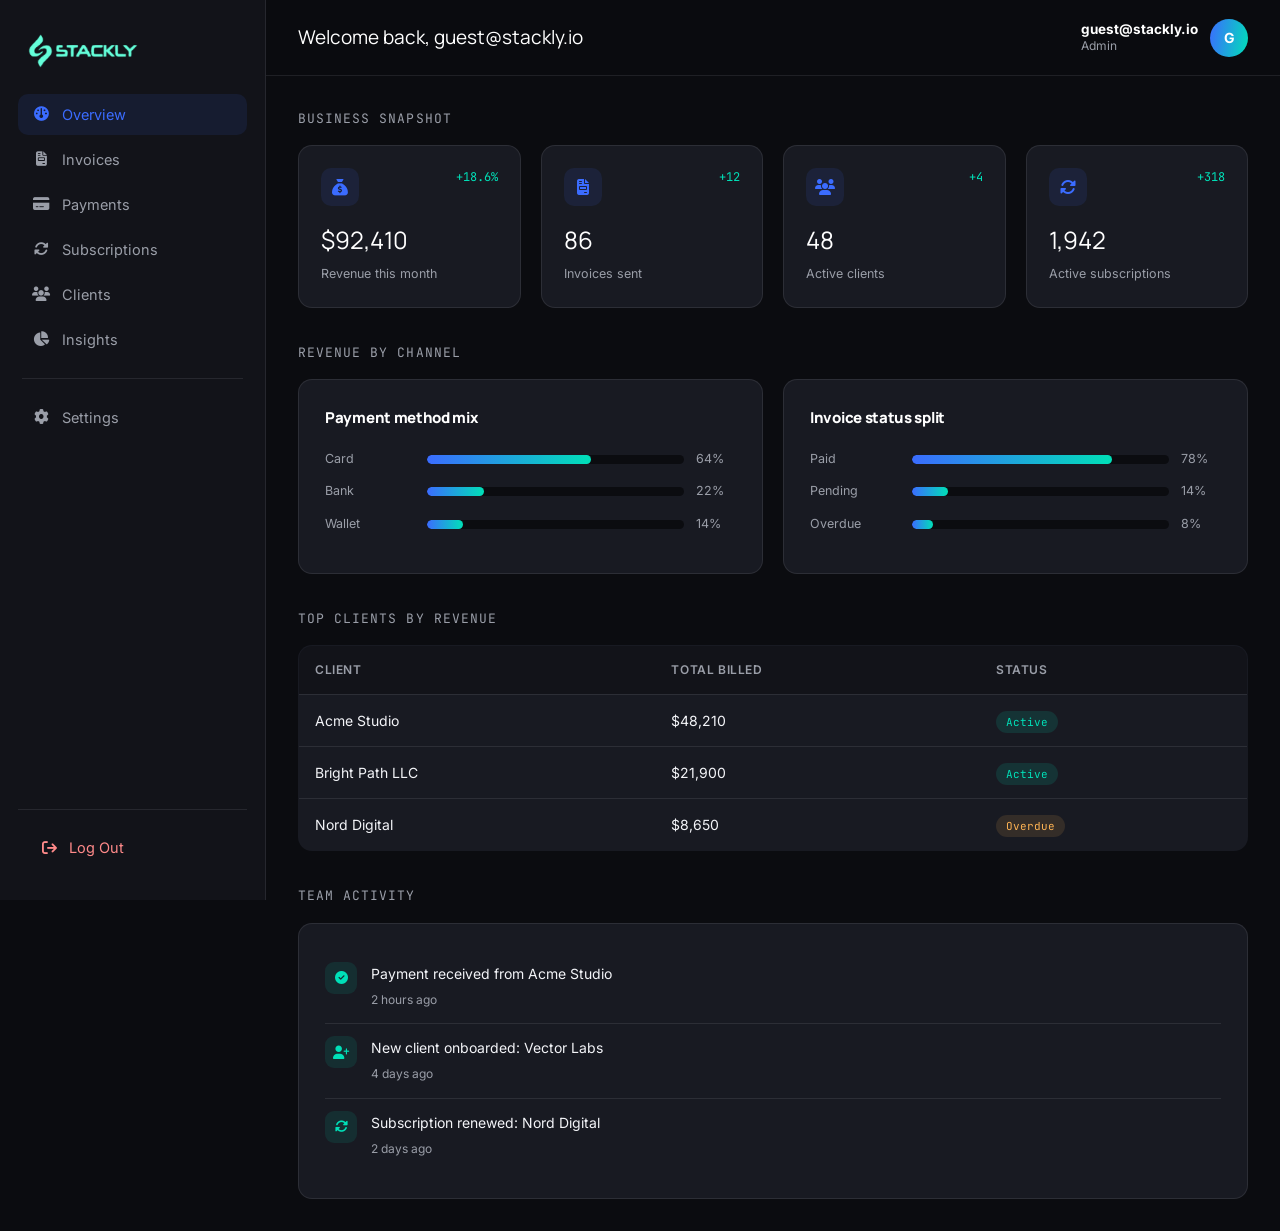
<file: dashboard.html>
<!DOCTYPE html>
<html lang="en">
<head>
<meta charset="UTF-8">
<meta name="viewport" content="width=device-width, initial-scale=1.0">
<title>Dashboard — Stackly</title>
<meta name="description" content="Your Stackly dashboard — manage invoices, payments, subscriptions and cash flow insights.">
<meta name="keywords" content="stackly dashboard, billing dashboard, invoice tracker">
<link rel="icon" href="assets/images/stackly-icon-only.webp">
<link href="https://fonts.googleapis.com/css2?family=Manrope:wght@600;700;800&family=Inter:wght@400;500;600;700&family=JetBrains+Mono:wght@400;500&display=swap" rel="stylesheet">
<link rel="stylesheet" href="https://cdnjs.cloudflare.com/ajax/libs/font-awesome/6.5.1/css/all.min.css">
<link rel="stylesheet" href="assets/css/base.css">
<link rel="stylesheet" href="assets/css/dashboard.css">
</head>
<body>
  <div class="loader">
    <img src="assets/images/stackly-logo-cyan.webp" alt="Stackly">
    <div class="loader-ring"></div>
    <p>Loading, please wait...</p>
  </div>


<div class="dash-wrap">
  <aside class="dash-sidebar" id="dashSidebar">
    <div class="dash-sidebar-top">
      <a href="index.html" class="brand"><img src="assets/images/stackly-logo-cyan.webp" alt="Stackly logo"></a>
      <button class="dash-sidebar-close" id="dashSidebarClose" aria-label="Close menu"><i class="fa-solid fa-xmark"></i></button>
    </div>
    <div class="dash-sidebar-user" id="dashSidebarUser">
      <div class="dash-user-avatar" id="userAvatarMobile">L</div>
      <div class="dash-user-meta"><strong id="userEmailDisplayMobile">guest@stackly.io</strong><span id="userRoleDisplayMobile">admin</span></div>
    </div>
    <nav class="dash-nav">
      <button class="dash-nav-item active" id="overviewAdminNav" data-panel="overview-admin"><i class="fa-solid fa-gauge"></i> Overview</button>
      <button class="dash-nav-item" id="overviewClientNav" data-panel="overview-client" style="display:none;"><i class="fa-solid fa-gauge"></i> Overview</button>
      <button class="dash-nav-item" data-panel="invoices"><i class="fa-solid fa-file-invoice"></i> Invoices</button>
      <button class="dash-nav-item" data-panel="payments"><i class="fa-solid fa-credit-card"></i> Payments</button>
      <button class="dash-nav-item" data-panel="subscriptions"><i class="fa-solid fa-rotate"></i> Subscriptions</button>
      <button class="dash-nav-item" id="clientsNavItem" data-panel="clients" style="display:none;"><i class="fa-solid fa-users"></i> Clients</button>
      <button class="dash-nav-item" id="walletNavItem" data-panel="wallet" style="display:none;"><i class="fa-solid fa-wallet"></i> Wallet</button>
      <button class="dash-nav-item" data-panel="insights"><i class="fa-solid fa-chart-pie"></i> Insights</button>
      <div class="dash-nav-divider"></div>
      <button class="dash-nav-item" data-panel="settings"><i class="fa-solid fa-gear"></i> Settings</button>
    </nav>
    <div class="dash-sidebar-foot"><div class="dash-logout" id="logoutBtn"><i class="fa-solid fa-arrow-right-from-bracket"></i> Log Out</div></div>
  </aside>

  <div class="dash-main">
    <header class="dash-topbar">
      <div style="display:flex;align-items:center;gap:16px;">
        <button class="dash-menu-toggle" id="dashMenuToggle" aria-label="Menu"><i class="fa-solid fa-bars"></i></button>
        <span class="dash-title" id="panelTitle">Overview</span>
      </div>
      <div class="dash-user">
        <div class="dash-user-meta"><strong id="userEmailDisplay">guest@stackly.io</strong><span id="userRoleDisplay">admin</span></div>
        <div class="dash-user-avatar" id="userAvatar">L</div>
      </div>
    </header>

    <div class="dash-content">

      <!-- OVERVIEW — ADMIN -->
      <section class="dash-panel" data-role="admin" id="panel-overview-admin">
        <div class="dash-sub-head">Business snapshot</div>
        <div class="kpi-strip">
          <div class="kpi-cell"><div class="kpi-top"><div class="kpi-icon"><i class="fa-solid fa-sack-dollar"></i></div><span class="kpi-trend up">+18.6%</span></div><div class="kpi-value">$92,410</div><div class="kpi-label">Revenue this month</div></div>
          <div class="kpi-cell"><div class="kpi-top"><div class="kpi-icon"><i class="fa-solid fa-file-invoice"></i></div><span class="kpi-trend up">+12</span></div><div class="kpi-value">86</div><div class="kpi-label">Invoices sent</div></div>
          <div class="kpi-cell"><div class="kpi-top"><div class="kpi-icon"><i class="fa-solid fa-users"></i></div><span class="kpi-trend up">+4</span></div><div class="kpi-value">48</div><div class="kpi-label">Active clients</div></div>
          <div class="kpi-cell"><div class="kpi-top"><div class="kpi-icon"><i class="fa-solid fa-rotate"></i></div><span class="kpi-trend up">+318</span></div><div class="kpi-value">1,942</div><div class="kpi-label">Active subscriptions</div></div>
        </div>

        <div class="dash-sub-head">Revenue by channel</div>
        <div class="visual-row">
          <div class="visual-card"><h4>Payment method mix</h4>
            <div class="mini-bar-row"><span>Card</span><div class="mini-bar-track"><div class="mini-bar-fill" style="width:64%;"></div></div><span>64%</span></div>
            <div class="mini-bar-row"><span>Bank</span><div class="mini-bar-track"><div class="mini-bar-fill" style="width:22%;"></div></div><span>22%</span></div>
            <div class="mini-bar-row"><span>Wallet</span><div class="mini-bar-track"><div class="mini-bar-fill" style="width:14%;"></div></div><span>14%</span></div>
          </div>
          <div class="visual-card"><h4>Invoice status split</h4>
            <div class="mini-bar-row"><span>Paid</span><div class="mini-bar-track"><div class="mini-bar-fill" style="width:78%;"></div></div><span>78%</span></div>
            <div class="mini-bar-row"><span>Pending</span><div class="mini-bar-track"><div class="mini-bar-fill" style="width:14%;"></div></div><span>14%</span></div>
            <div class="mini-bar-row"><span>Overdue</span><div class="mini-bar-track"><div class="mini-bar-fill" style="width:8%;"></div></div><span>8%</span></div>
          </div>
        </div>

        <div class="dash-sub-head">Top clients by revenue</div>
        <table class="data-table">
          <thead><tr><th>Client</th><th>Total billed</th><th>Status</th></tr></thead>
          <tbody>
            <tr><td>Acme Studio</td><td>$48,210</td><td><span class="status-pill done">Active</span></td></tr>
            <tr><td>Bright Path LLC</td><td>$21,900</td><td><span class="status-pill done">Active</span></td></tr>
            <tr><td>Nord Digital</td><td>$8,650</td><td><span class="status-pill pending">Overdue</span></td></tr>
          </tbody>
        </table>

        <div class="dash-sub-head">Team activity</div>
        <div class="dash-timeline">
          <div class="dt-row"><div class="dt-icon"><i class="fa-solid fa-circle-check"></i></div><div><p>Payment received from Acme Studio</p><span>2 hours ago</span></div></div>
          <div class="dt-row"><div class="dt-icon"><i class="fa-solid fa-user-plus"></i></div><div><p>New client onboarded: Vector Labs</p><span>4 days ago</span></div></div>
          <div class="dt-row"><div class="dt-icon"><i class="fa-solid fa-rotate"></i></div><div><p>Subscription renewed: Nord Digital</p><span>2 days ago</span></div></div>
        </div>
      </section>

      <!-- OVERVIEW — CLIENT -->
      <section class="dash-panel" data-role="client" id="panel-overview-client">
        <div class="dash-sub-head">Your account</div>
        <div class="kpi-strip">
          <div class="kpi-cell"><div class="kpi-top"><div class="kpi-icon"><i class="fa-solid fa-file-invoice"></i></div><span class="kpi-trend up">2 due</span></div><div class="kpi-value">$1,730</div><div class="kpi-label">Outstanding balance</div></div>
          <div class="kpi-cell"><div class="kpi-top"><div class="kpi-icon"><i class="fa-solid fa-rotate"></i></div><span class="kpi-trend up">Monthly</span></div><div class="kpi-value">Growth Plan</div><div class="kpi-label">Next charge Aug 15</div></div>
          <div class="kpi-cell"><div class="kpi-top"><div class="kpi-icon"><i class="fa-brands fa-cc-visa"></i></div><span class="kpi-trend up">Default</span></div><div class="kpi-value">Visa •••• 4242</div><div class="kpi-label">Expires 08/28</div></div>
        </div>

        <div class="dash-sub-head">Your recent invoices</div>
        <table class="data-table">
          <thead><tr><th>Invoice</th><th>Amount</th><th>Status</th></tr></thead>
          <tbody>
            <tr><td>INV-2461</td><td>$4,280.00</td><td><span class="status-pill done">Paid</span></td></tr>
            <tr><td>INV-2459</td><td>$860.00</td><td><span class="status-pill pending">Overdue</span></td></tr>
            <tr><td>INV-2457</td><td>$610.00</td><td><span class="status-pill pending">Pending</span></td></tr>
          </tbody>
        </table>

        <div class="dash-sub-head">Your spend breakdown</div>
        <div class="visual-row">
          <div class="visual-card"><h4>By category</h4>
            <div class="mini-bar-row"><span>Subscriptions</span><div class="mini-bar-track"><div class="mini-bar-fill" style="width:55%;"></div></div><span>55%</span></div>
            <div class="mini-bar-row"><span>One-off</span><div class="mini-bar-track"><div class="mini-bar-fill" style="width:45%;"></div></div><span>45%</span></div>
          </div>
        </div>

        <div class="dash-sub-head">Recent activity</div>
        <div class="dash-timeline">
          <div class="dt-row"><div class="dt-icon"><i class="fa-solid fa-credit-card"></i></div><div><p>Payment sent for INV-2461</p><span>2 hours ago</span></div></div>
          <div class="dt-row"><div class="dt-icon"><i class="fa-solid fa-file-invoice"></i></div><div><p>New invoice received: INV-2459</p><span>3 days ago</span></div></div>
        </div>
      </section>

      <!-- INVOICES — ADMIN -->
      <section class="dash-panel" data-role="admin" id="panel-invoices-admin">
        <div class="dash-sub-head">All invoices</div>
        <table class="data-table">
          <thead><tr><th>Invoice</th><th>Client</th><th>Amount</th><th>Status</th></tr></thead>
          <tbody>
            <tr><td>INV-2461</td><td>Acme Studio</td><td>$4,280.00</td><td><span class="status-pill done">Paid</span></td></tr>
            <tr><td>INV-2460</td><td>Bright Path LLC</td><td>$1,120.00</td><td><span class="status-pill done">Paid</span></td></tr>
            <tr><td>INV-2459</td><td>Nord Digital</td><td>$860.00</td><td><span class="status-pill pending">Overdue</span></td></tr>
            <tr><td>INV-2458</td><td>Halo Media</td><td>$2,340.00</td><td><span class="status-pill done">Paid</span></td></tr>
            <tr><td>INV-2457</td><td>Vector Labs</td><td>$610.00</td><td><span class="status-pill pending">Pending</span></td></tr>
          </tbody>
        </table>

        <div class="dash-sub-head">This month</div>
        <div class="kpi-strip">
          <div class="kpi-cell"><div class="kpi-top"><div class="kpi-icon"><i class="fa-solid fa-file-invoice"></i></div><span class="kpi-trend up">+12</span></div><div class="kpi-value">86</div><div class="kpi-label">Invoices sent</div></div>
          <div class="kpi-cell"><div class="kpi-top"><div class="kpi-icon"><i class="fa-solid fa-circle-check"></i></div><span class="kpi-trend up">+9</span></div><div class="kpi-value">64</div><div class="kpi-label">Invoices paid</div></div>
        </div>

        <div class="dash-sub-head">Aging receivables</div>
        <div class="visual-row">
          <div class="visual-card"><h4>Days overdue</h4>
            <div class="mini-bar-row"><span>0-15 days</span><div class="mini-bar-track"><div class="mini-bar-fill" style="width:60%;"></div></div><span>60%</span></div>
            <div class="mini-bar-row"><span>16-30 days</span><div class="mini-bar-track"><div class="mini-bar-fill" style="width:28%;"></div></div><span>28%</span></div>
            <div class="mini-bar-row"><span>30+ days</span><div class="mini-bar-track"><div class="mini-bar-fill" style="width:12%;"></div></div><span>12%</span></div>
          </div>
        </div>

        <div class="dash-sub-head">Recent invoice activity</div>
        <div class="dash-timeline">
          <div class="dt-row"><div class="dt-icon"><i class="fa-solid fa-file-invoice"></i></div><div><p>INV-2461 sent to Acme Studio</p><span>2 hours ago</span></div></div>
          <div class="dt-row"><div class="dt-icon"><i class="fa-solid fa-triangle-exclamation"></i></div><div><p>INV-2459 marked overdue</p><span>3 days ago</span></div></div>
        </div>
      </section>

      <!-- INVOICES — CLIENT -->
      <section class="dash-panel" data-role="client" id="panel-invoices-client">
        <div class="dash-sub-head">Your invoices</div>
        <table class="data-table">
          <thead><tr><th>Invoice</th><th>Issued</th><th>Amount</th><th>Status</th></tr></thead>
          <tbody>
            <tr><td>INV-2461</td><td>Jul 26, 2026</td><td>$4,280.00</td><td><span class="status-pill done">Paid</span></td></tr>
            <tr><td>INV-2459</td><td>Jul 15, 2026</td><td>$860.00</td><td><span class="status-pill pending">Overdue</span></td></tr>
            <tr><td>INV-2457</td><td>Jul 5, 2026</td><td>$610.00</td><td><span class="status-pill pending">Pending</span></td></tr>
          </tbody>
        </table>

        <div class="dash-sub-head">Your invoice summary</div>
        <div class="kpi-strip">
          <div class="kpi-cell"><div class="kpi-top"><div class="kpi-icon"><i class="fa-solid fa-circle-check"></i></div><span class="kpi-trend up">1</span></div><div class="kpi-value">$4,280</div><div class="kpi-label">Paid this month</div></div>
          <div class="kpi-cell"><div class="kpi-top"><div class="kpi-icon"><i class="fa-solid fa-triangle-exclamation"></i></div><span class="kpi-trend down">2 due</span></div><div class="kpi-value">$1,470</div><div class="kpi-label">Outstanding</div></div>
        </div>

        <div class="dash-sub-head">Next due date</div>
        <div class="visual-row">
          <div class="visual-card"><h4>INV-2459 — due in</h4>
            <div class="mini-bar-row"><span>Overdue</span><div class="mini-bar-track"><div class="mini-bar-fill" style="width:100%;"></div></div><span>5 days</span></div>
          </div>
        </div>

        <div class="dash-sub-head">Recent invoice activity</div>
        <div class="dash-timeline">
          <div class="dt-row"><div class="dt-icon"><i class="fa-solid fa-file-invoice"></i></div><div><p>New invoice received: INV-2459</p><span>3 days ago</span></div></div>
          <div class="dt-row"><div class="dt-icon"><i class="fa-solid fa-circle-check"></i></div><div><p>INV-2461 marked paid</p><span>2 hours ago</span></div></div>
        </div>
      </section>

      <!-- PAYMENTS — ADMIN -->
      <section class="dash-panel" data-role="admin" id="panel-payments-admin">
        <div class="dash-sub-head">Payment volume</div>
        <div class="kpi-strip">
          <div class="kpi-cell"><div class="kpi-top"><div class="kpi-icon"><i class="fa-solid fa-credit-card"></i></div><span class="kpi-trend up">+8.2%</span></div><div class="kpi-value">$88,140</div><div class="kpi-label">Collected this month</div></div>
          <div class="kpi-cell"><div class="kpi-top"><div class="kpi-icon"><i class="fa-solid fa-clock"></i></div><span class="kpi-trend down">-0.3d</span></div><div class="kpi-value">1.4 days</div><div class="kpi-label">Avg. time to paid</div></div>
        </div>

        <div class="dash-sub-head">Payment history</div>
        <table class="data-table">
          <thead><tr><th>Date</th><th>Client</th><th>Amount</th><th>Status</th></tr></thead>
          <tbody>
            <tr><td>Jul 29, 2026</td><td>Acme Studio</td><td>$4,280.00</td><td><span class="status-pill done">Confirmed</span></td></tr>
            <tr><td>Jul 27, 2026</td><td>Bright Path LLC</td><td>$1,120.00</td><td><span class="status-pill done">Confirmed</span></td></tr>
            <tr><td>Jul 20, 2026</td><td>Vector Labs</td><td>$610.00</td><td><span class="status-pill pending">Pending</span></td></tr>
          </tbody>
        </table>

        <div class="dash-sub-head">Recent activity</div>
        <div class="dash-timeline">
          <div class="dt-row"><div class="dt-icon"><i class="fa-solid fa-credit-card"></i></div><div><p>Card payment confirmed — Acme Studio</p><span>2 hours ago</span></div></div>
        </div>

        <div class="dash-sub-head">Method mix</div>
        <div class="visual-row">
          <div class="visual-card"><h4>Where revenue comes from</h4>
            <div class="mini-bar-row"><span>Card</span><div class="mini-bar-track"><div class="mini-bar-fill" style="width:64%;"></div></div><span>64%</span></div>
            <div class="mini-bar-row"><span>Bank</span><div class="mini-bar-track"><div class="mini-bar-fill" style="width:22%;"></div></div><span>22%</span></div>
          </div>
        </div>
      </section>

      <!-- PAYMENTS — CLIENT -->
      <section class="dash-panel" data-role="client" id="panel-payments-client">
        <div class="dash-sub-head">Your payments</div>
        <div class="kpi-strip">
          <div class="kpi-cell"><div class="kpi-top"><div class="kpi-icon"><i class="fa-solid fa-credit-card"></i></div><span class="kpi-trend up">This month</span></div><div class="kpi-value">$4,280</div><div class="kpi-label">Total paid</div></div>
          <div class="kpi-cell"><div class="kpi-top"><div class="kpi-icon"><i class="fa-solid fa-clock"></i></div><span class="kpi-trend up">On time</span></div><div class="kpi-value">1 of 3</div><div class="kpi-label">Invoices paid on time</div></div>
        </div>

        <div class="dash-sub-head">Your payment history</div>
        <table class="data-table">
          <thead><tr><th>Date</th><th>Invoice</th><th>Amount</th><th>Status</th></tr></thead>
          <tbody>
            <tr><td>Jul 29, 2026</td><td>INV-2461</td><td>$4,280.00</td><td><span class="status-pill done">Confirmed</span></td></tr>
            <tr><td>Jul 20, 2026</td><td>INV-2457</td><td>$610.00</td><td><span class="status-pill pending">Pending</span></td></tr>
          </tbody>
        </table>

        <div class="dash-sub-head">Recent activity</div>
        <div class="dash-timeline">
          <div class="dt-row"><div class="dt-icon"><i class="fa-solid fa-credit-card"></i></div><div><p>Payment sent for INV-2461</p><span>2 hours ago</span></div></div>
          <div class="dt-row"><div class="dt-icon"><i class="fa-solid fa-clock"></i></div><div><p>Payment for INV-2457 is pending confirmation</p><span>2 days ago</span></div></div>
        </div>
      </section>

      <!-- SUBSCRIPTIONS — ADMIN -->
      <section class="dash-panel" data-role="admin" id="panel-subscriptions-admin">
        <div class="dash-sub-head">Subscription health</div>
        <div class="kpi-strip">
          <div class="kpi-cell"><div class="kpi-top"><div class="kpi-icon"><i class="fa-solid fa-rotate"></i></div><span class="kpi-trend up">+318</span></div><div class="kpi-value">1,942</div><div class="kpi-label">Active subscriptions</div></div>
          <div class="kpi-cell"><div class="kpi-top"><div class="kpi-icon"><i class="fa-solid fa-user-plus"></i></div><span class="kpi-trend up">+3</span></div><div class="kpi-value">12</div><div class="kpi-label">New this week</div></div>
          <div class="kpi-cell"><div class="kpi-top"><div class="kpi-icon"><i class="fa-solid fa-percent"></i></div><span class="kpi-trend down">-0.4%</span></div><div class="kpi-value">1.8%</div><div class="kpi-label">Involuntary churn</div></div>
        </div>

        <div class="dash-sub-head">Renewal calendar</div>
        <table class="data-table">
          <thead><tr><th>Client</th><th>Plan</th><th>Renews</th></tr></thead>
          <tbody>
            <tr><td>Acme Studio</td><td>Growth</td><td>Aug 3, 2026</td></tr>
            <tr><td>Halo Media</td><td>Growth</td><td>Aug 9, 2026</td></tr>
          </tbody>
        </table>

        <div class="dash-sub-head">Retry outcomes</div>
        <div class="visual-row">
          <div class="visual-card"><h4>Failed payment recovery</h4>
            <div class="mini-bar-row"><span>Recovered</span><div class="mini-bar-track"><div class="mini-bar-fill" style="width:82%;"></div></div><span>82%</span></div>
            <div class="mini-bar-row"><span>Lost</span><div class="mini-bar-track"><div class="mini-bar-fill" style="width:18%;"></div></div><span>18%</span></div>
          </div>
        </div>

        <div class="dash-sub-head">Recent activity</div>
        <div class="dash-timeline">
          <div class="dt-row"><div class="dt-icon"><i class="fa-solid fa-rotate"></i></div><div><p>Subscription renewed — Nord Digital</p><span>2 days ago</span></div></div>
        </div>
      </section>

      <!-- SUBSCRIPTIONS — CLIENT -->
      <section class="dash-panel" data-role="client" id="panel-subscriptions-client">
        <div class="dash-sub-head">Your subscription</div>
        <div class="kpi-strip">
          <div class="kpi-cell"><div class="kpi-top"><div class="kpi-icon"><i class="fa-solid fa-rotate"></i></div><span class="kpi-trend up">Monthly</span></div><div class="kpi-value">Growth Plan</div><div class="kpi-label">Next charge Aug 15</div></div>
          <div class="kpi-cell"><div class="kpi-top"><div class="kpi-icon"><i class="fa-solid fa-sack-dollar"></i></div><span class="kpi-trend up">$249/mo</span></div><div class="kpi-value">Growth</div><div class="kpi-label">Current plan cost</div></div>
        </div>

        <div class="dash-sub-head">Plan details</div>
        <table class="data-table">
          <thead><tr><th>Feature</th><th>Included</th></tr></thead>
          <tbody>
            <tr><td>Team seats</td><td>Up to 15</td></tr>
            <tr><td>Invoices per month</td><td>Unlimited</td></tr>
            <tr><td>Support</td><td>Priority</td></tr>
          </tbody>
        </table>

        <div class="dash-sub-head">Billing cycle</div>
        <div class="visual-row">
          <div class="visual-card"><h4>Current period progress</h4>
            <div class="mini-bar-row"><span>Days used</span><div class="mini-bar-track"><div class="mini-bar-fill" style="width:60%;"></div></div><span>18/30</span></div>
          </div>
        </div>

        <div class="dash-sub-head">Recent activity</div>
        <div class="dash-timeline">
          <div class="dt-row"><div class="dt-icon"><i class="fa-solid fa-rotate"></i></div><div><p>Growth Plan renewed automatically</p><span>18 days ago</span></div></div>
        </div>
      </section>

      <!-- CLIENTS (Admin only) -->
      <section class="dash-panel" data-role="admin" id="panel-clients">
        <div class="dash-sub-head">Client base</div>
        <div class="kpi-strip">
          <div class="kpi-cell"><div class="kpi-top"><div class="kpi-icon"><i class="fa-solid fa-users"></i></div><span class="kpi-trend up">+4</span></div><div class="kpi-value">48</div><div class="kpi-label">Active clients</div></div>
          <div class="kpi-cell"><div class="kpi-top"><div class="kpi-icon"><i class="fa-solid fa-star"></i></div><span class="kpi-trend up">Top</span></div><div class="kpi-value">Acme Studio</div><div class="kpi-label">Highest billed</div></div>
        </div>
        <div class="dash-sub-head">All clients</div>
        <table class="data-table">
          <thead><tr><th>Client</th><th>Total billed</th><th>Status</th></tr></thead>
          <tbody>
            <tr><td>Acme Studio</td><td>$48,210</td><td><span class="status-pill done">Active</span></td></tr>
            <tr><td>Bright Path LLC</td><td>$21,900</td><td><span class="status-pill done">Active</span></td></tr>
            <tr><td>Nord Digital</td><td>$8,650</td><td><span class="status-pill pending">Overdue</span></td></tr>
          </tbody>
        </table>
        <div class="dash-sub-head">Client mix</div>
        <div class="visual-row">
          <div class="visual-card"><h4>By plan</h4>
            <div class="mini-bar-row"><span>Growth</span><div class="mini-bar-track"><div class="mini-bar-fill" style="width:70%;"></div></div><span>70%</span></div>
            <div class="mini-bar-row"><span>Starter</span><div class="mini-bar-track"><div class="mini-bar-fill" style="width:30%;"></div></div><span>30%</span></div>
          </div>
        </div>
        <div class="dash-sub-head">Recent client activity</div>
        <div class="dash-timeline">
          <div class="dt-row"><div class="dt-icon"><i class="fa-solid fa-user-plus"></i></div><div><p>New client onboarded: Vector Labs</p><span>4 days ago</span></div></div>
        </div>
      </section>

      <!-- WALLET (Client only) -->
      <section class="dash-panel" data-role="client" id="panel-wallet">
        <div class="dash-sub-head">Saved payment methods</div>
        <div class="kpi-strip">
          <div class="kpi-cell"><div class="kpi-top"><div class="kpi-icon"><i class="fa-brands fa-cc-visa"></i></div><span class="kpi-trend up">Default</span></div><div class="kpi-value">Visa •••• 4242</div><div class="kpi-label">Expires 08/28</div></div>
          <div class="kpi-cell"><div class="kpi-top"><div class="kpi-icon"><i class="fa-brands fa-cc-paypal"></i></div><span class="kpi-trend up">Active</span></div><div class="kpi-value">PayPal</div><div class="kpi-label">connected@example.com</div></div>
        </div>
        <div class="dash-sub-head">Payment history</div>
        <table class="data-table">
          <thead><tr><th>Date</th><th>Amount</th><th>Status</th></tr></thead>
          <tbody>
            <tr><td>Jul 29, 2026</td><td>$4,280.00</td><td><span class="status-pill done">Confirmed</span></td></tr>
            <tr><td>Jul 20, 2026</td><td>$610.00</td><td><span class="status-pill pending">Pending</span></td></tr>
          </tbody>
        </table>
        <div class="dash-sub-head">Spend breakdown</div>
        <div class="visual-row">
          <div class="visual-card"><h4>By category</h4>
            <div class="mini-bar-row"><span>Subscriptions</span><div class="mini-bar-track"><div class="mini-bar-fill" style="width:55%;"></div></div><span>55%</span></div>
            <div class="mini-bar-row"><span>One-off</span><div class="mini-bar-track"><div class="mini-bar-fill" style="width:45%;"></div></div><span>45%</span></div>
          </div>
        </div>
        <div class="dash-sub-head">Recent activity</div>
        <div class="dash-timeline">
          <div class="dt-row"><div class="dt-icon"><i class="fa-solid fa-credit-card"></i></div><div><p>Payment sent for INV-2461</p><span>2 hours ago</span></div></div>
        </div>
      </section>

      <!-- INSIGHTS — ADMIN -->
      <section class="dash-panel" data-role="admin" id="panel-insights-admin">
        <div class="dash-sub-head">Cash flow summary</div>
        <table class="data-table">
          <thead><tr><th>Period</th><th>Revenue</th><th>Refunds</th><th>Net</th></tr></thead>
          <tbody>
            <tr><td>This month</td><td>$92,410</td><td>$1,240</td><td>$91,170</td></tr>
            <tr><td>Last month</td><td>$77,930</td><td>$980</td><td>$76,950</td></tr>
          </tbody>
        </table>
        <div class="dash-sub-head">Key ratios</div>
        <div class="kpi-strip">
          <div class="kpi-cell"><div class="kpi-top"><div class="kpi-icon"><i class="fa-solid fa-chart-line"></i></div><span class="kpi-trend up">+18.6%</span></div><div class="kpi-value">MRR growth</div><div class="kpi-label">Month over month</div></div>
          <div class="kpi-cell"><div class="kpi-top"><div class="kpi-icon"><i class="fa-solid fa-percent"></i></div><span class="kpi-trend down">-0.4%</span></div><div class="kpi-value">1.8%</div><div class="kpi-label">Churn rate</div></div>
        </div>
        <div class="dash-sub-head">Revenue mix</div>
        <div class="visual-row">
          <div class="visual-card"><h4>Recurring vs one-off</h4>
            <div class="mini-bar-row"><span>Recurring</span><div class="mini-bar-track"><div class="mini-bar-fill" style="width:71%;"></div></div><span>71%</span></div>
            <div class="mini-bar-row"><span>One-off</span><div class="mini-bar-track"><div class="mini-bar-fill" style="width:29%;"></div></div><span>29%</span></div>
          </div>
        </div>
        <div class="dash-sub-head">Notable events</div>
        <div class="dash-timeline">
          <div class="dt-row"><div class="dt-icon"><i class="fa-solid fa-chart-line"></i></div><div><p>MRR crossed $90K for the first time</p><span>This week</span></div></div>
        </div>
      </section>

      <!-- INSIGHTS — CLIENT -->
      <section class="dash-panel" data-role="client" id="panel-insights-client">
        <div class="dash-sub-head">Your spend over time</div>
        <table class="data-table">
          <thead><tr><th>Period</th><th>Spent</th><th>Refunds</th><th>Net</th></tr></thead>
          <tbody>
            <tr><td>This month</td><td>$4,280</td><td>$0</td><td>$4,280</td></tr>
            <tr><td>Last month</td><td>$3,610</td><td>$60</td><td>$3,550</td></tr>
          </tbody>
        </table>
        <div class="dash-sub-head">Your ratios</div>
        <div class="kpi-strip">
          <div class="kpi-cell"><div class="kpi-top"><div class="kpi-icon"><i class="fa-solid fa-chart-line"></i></div><span class="kpi-trend up">+18.6%</span></div><div class="kpi-value">Spend growth</div><div class="kpi-label">Month over month</div></div>
          <div class="kpi-cell"><div class="kpi-top"><div class="kpi-icon"><i class="fa-solid fa-clock"></i></div><span class="kpi-trend up">1.4 days</span></div><div class="kpi-value">Avg. pay time</div><div class="kpi-label">From invoice date</div></div>
        </div>
        <div class="dash-sub-head">Spend mix</div>
        <div class="visual-row">
          <div class="visual-card"><h4>Recurring vs one-off</h4>
            <div class="mini-bar-row"><span>Recurring</span><div class="mini-bar-track"><div class="mini-bar-fill" style="width:55%;"></div></div><span>55%</span></div>
            <div class="mini-bar-row"><span>One-off</span><div class="mini-bar-track"><div class="mini-bar-fill" style="width:45%;"></div></div><span>45%</span></div>
          </div>
        </div>
        <div class="dash-sub-head">Notable events</div>
        <div class="dash-timeline">
          <div class="dt-row"><div class="dt-icon"><i class="fa-solid fa-chart-line"></i></div><div><p>Your spend increased this month vs last</p><span>This week</span></div></div>
        </div>
      </section>

      <!-- SETTINGS -->
      <section class="dash-panel" id="panel-settings">
        <div class="dash-sub-head">Account settings</div>
        <img src="assets/images/cloud-computing-illustration.webp" alt="Cloud computing illustration" style="width:100%;max-width:400px;height:140px;object-fit:cover;border-radius:12px;margin-bottom:20px;border:1px solid var(--line);">
        <div class="settings-form">
          <div class="field"><label>Email</label><input type="email" id="settingsEmail" readonly></div>
          <div class="field"><label>Display name</label><input type="text" id="settingsName" placeholder="Your name"></div>
          <div class="field"><label>Role</label><input type="text" id="settingsRole" readonly></div>
          <button type="button" class="btn btn-primary" id="saveSettingsBtn">Save Changes</button>
        </div>
      </section>

    </div>
  </div>
</div>

<script src="assets/js/core.js"></script>
<script src="assets/js/dashboard.js"></script>
</body>
</html>
</file>
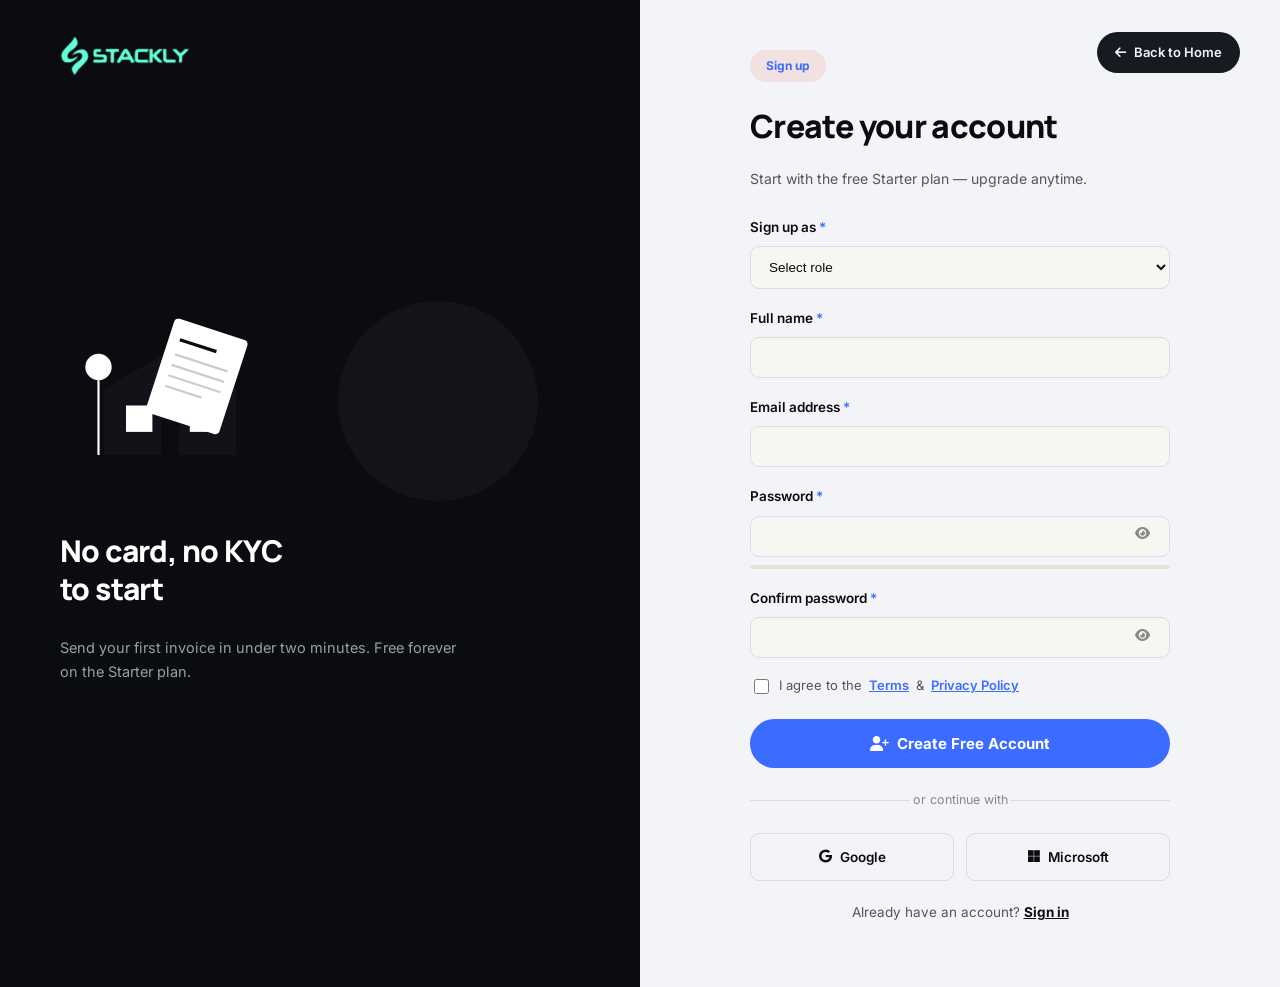
<file: get-access.html>
<!DOCTYPE html>
<html lang="en">
<head>
<meta charset="UTF-8">
<meta name="viewport" content="width=device-width, initial-scale=1.0">
<title>Get Access — Create Your Free Stackly Account</title>
<meta name="description" content="Create a free Stackly account in under a minute and start invoicing and accepting payments today.">
<meta name="keywords" content="stackly signup, create billing account, register invoicing account">
<link rel="icon" href="assets/images/stackly-icon-only.webp">
<link href="https://fonts.googleapis.com/css2?family=Manrope:wght@600;700;800&family=Inter:wght@400;500;600;700&family=JetBrains+Mono:wght@400;500&display=swap" rel="stylesheet">
<link rel="stylesheet" href="https://cdnjs.cloudflare.com/ajax/libs/font-awesome/6.5.1/css/all.min.css">
<link rel="stylesheet" href="assets/css/base.css">
<link rel="stylesheet" href="assets/css/auth.css">
</head>
<body>

<div class="loader">
    <img src="assets/images/stackly-logo-cyan.webp" alt="Stackly">
    <div class="loader-ring"></div>
    <p>Loading, please wait...</p>
  </div>

<!-- SIGNUP PAGE — DARK ILLUSTRATION SPLIT -->
<div class="auth-stage-rl">
  <div class="rl-left">
    <a href="index.html" class="rl-left-logo"><img src="assets/images/stackly-logo-cyan.webp" alt="Stackly logo"></a>

    <div class="rl-illustration">
      <div class="rl-blob"></div>
      <svg viewBox="0 0 200 180" width="220" height="200">
        <polygon points="40,90 100,55 160,90 160,150 40,150" fill="var(--ink-2)"/>
        <rect x="60" y="105" width="24" height="24" fill="#fff"/>
        <rect x="118" y="105" width="24" height="24" fill="#fff"/>
        <rect x="92" y="118" width="16" height="32" fill="var(--ink)"/>
        <circle cx="35" cy="70" r="12" fill="#fff"/>
        <line x1="35" y1="82" x2="35" y2="150" stroke="#fff" stroke-width="2"/>
        <g transform="translate(105,25) rotate(18)">
          <rect x="0" y="0" width="70" height="90" rx="4" fill="#fff"/>
          <line x1="10" y1="18" x2="45" y2="18" stroke="var(--ink)" stroke-width="3"/>
          <line x1="10" y1="32" x2="60" y2="32" stroke="#ccc" stroke-width="2"/>
          <line x1="10" y1="42" x2="60" y2="42" stroke="#ccc" stroke-width="2"/>
          <line x1="10" y1="52" x2="60" y2="52" stroke="#ccc" stroke-width="2"/>
          <line x1="10" y1="62" x2="45" y2="62" stroke="#ccc" stroke-width="2"/>
        </g>
      </svg>
    </div>

    <h2>No card, no KYC<br>to start</h2>
    <p>Send your first invoice in under two minutes. Free forever on the Starter plan.</p>
  </div>

  <div class="rl-right">
    <a href="index.html" class="rl-back"><i class="fa-solid fa-arrow-left"></i> Back to Home</a>
    <div class="rl-form-wrap">
      <span class="rl-eyebrow">Sign up</span>
      <h1>Create your account</h1>
      <p class="rl-sub">Start with the free Starter plan — upgrade anytime.</p>

      <form id="signupForm" novalidate>
        <div class="rl-field">
          <label for="su-role">Sign up as <span>*</span></label>
          <select id="su-role" name="role" required>
            <option value="">Select role</option>
            <option value="admin">Admin</option>
            <option value="client">Client</option>
          </select>
          <span class="rl-error-msg">Please select a role.</span>
        </div>

        <div class="rl-field">
          <label for="su-name">Full name <span>*</span></label>
          <input type="text" id="su-name" name="name" required>
          <span class="rl-error-msg">Please enter your name.</span>
        </div>

        <div class="rl-field">
          <label for="su-email">Email address <span>*</span></label>
          <input type="email" id="su-email" name="email" required>
          <span class="rl-error-msg">Please enter a valid email.</span>
        </div>

        <div class="rl-field pw-field">
          <label for="su-password">Password <span>*</span></label>
          <input type="password" id="su-password" name="password" required minlength="8">
          <button type="button" class="rl-pw-toggle" data-target="su-password"><i class="fa-solid fa-eye"></i></button>
          <div class="rl-pw-strength"><div class="rl-pw-strength-bar" id="pwStrengthBar"></div></div>
          <span class="rl-error-msg">Password must be 8+ chars with uppercase, lowercase, number &amp; symbol.</span>
        </div>

        <div class="rl-field pw-field">
          <label for="su-confirm">Confirm password <span>*</span></label>
          <input type="password" id="su-confirm" name="confirm" required>
          <button type="button" class="rl-pw-toggle" data-target="su-confirm"><i class="fa-solid fa-eye"></i></button>
          <span class="rl-error-msg">Passwords do not match.</span>
        </div>

        <div class="rl-meta-row rl-meta-single">
          <label class="rl-check">
            <input type="checkbox" id="su-terms" required>
            I agree to the <a href="404.html">Terms</a> &amp; <a href="404.html">Privacy Policy</a>
          </label>
        </div>

        <button type="button" id="signupSubmitBtn" class="rl-submit"><i class="fa-solid fa-user-plus"></i> Create Free Account</button>
      </form>

      <div class="rl-divider">or continue with</div>
      <div class="rl-oauth-row">
        <a href="404.html" class="rl-oauth-btn"><i class="fa-brands fa-google"></i> Google</a>
        <a href="404.html" class="rl-oauth-btn"><i class="fa-brands fa-microsoft"></i> Microsoft</a>
      </div>

      <p class="rl-switch">Already have an account? <a href="signin.html">Sign in</a></p>
    </div>
  </div>
</div>

<script src="assets/js/core.js"></script>
<script src="assets/js/auth.js"></script>
</body>
</html>
</file>
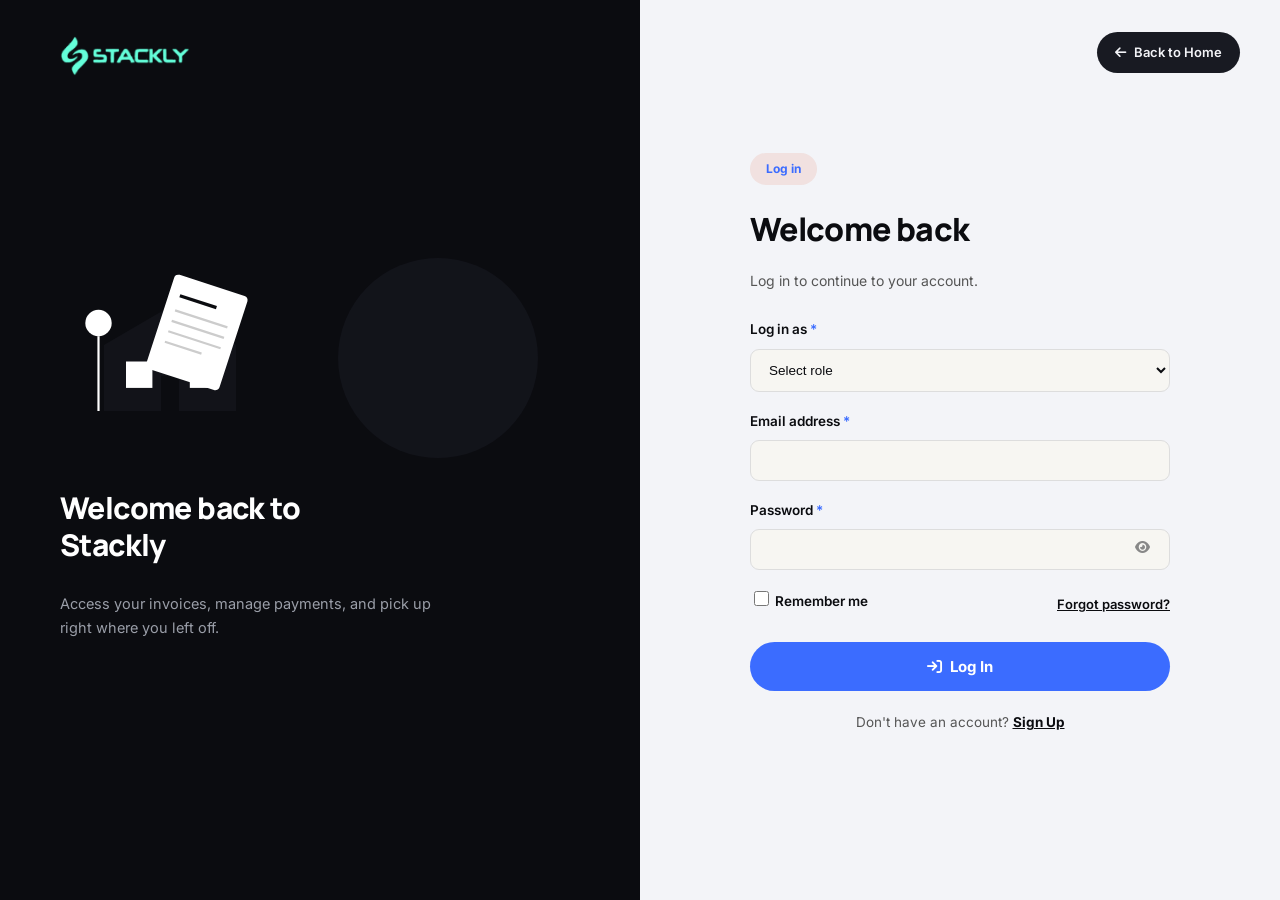
<file: signin.html>
<!DOCTYPE html>
<html lang="en">
<head>
<meta charset="UTF-8">
<meta name="viewport" content="width=device-width, initial-scale=1.0">
<title>Sign In — Stackly</title>
<meta name="description" content="Sign in to your Stackly dashboard to manage invoices, payments, subscriptions and cash flow.">
<meta name="keywords" content="stackly sign in, billing dashboard login">
<link rel="icon" href="assets/images/stackly-icon-only.webp">
<link href="https://fonts.googleapis.com/css2?family=Manrope:wght@600;700;800&family=Inter:wght@400;500;600;700&family=JetBrains+Mono:wght@400;500&display=swap" rel="stylesheet">
<link rel="stylesheet" href="https://cdnjs.cloudflare.com/ajax/libs/font-awesome/6.5.1/css/all.min.css">
<link rel="stylesheet" href="assets/css/base.css">
<link rel="stylesheet" href="assets/css/auth.css">
</head>
<body>
  <div class="loader">
    <img src="assets/images/stackly-logo-cyan.webp" alt="Stackly">
    <div class="loader-ring"></div>
    <p>Loading, please wait...</p>
  </div>

<!-- LOGIN PAGE — DARK ILLUSTRATION SPLIT -->
<div class="auth-stage-rl">
  <div class="rl-left">
    <a href="index.html" class="rl-left-logo"><img src="assets/images/stackly-logo-cyan.webp" alt="Stackly logo"></a>

    <div class="rl-illustration">
      <div class="rl-blob"></div>
      <svg viewBox="0 0 200 180" width="220" height="200">
        <polygon points="40,90 100,55 160,90 160,150 40,150" fill="var(--ink-2)"/>
        <rect x="60" y="105" width="24" height="24" fill="#fff"/>
        <rect x="118" y="105" width="24" height="24" fill="#fff"/>
        <rect x="92" y="118" width="16" height="32" fill="var(--ink)"/>
        <circle cx="35" cy="70" r="12" fill="#fff"/>
        <line x1="35" y1="82" x2="35" y2="150" stroke="#fff" stroke-width="2"/>
        <g transform="translate(105,25) rotate(18)">
          <rect x="0" y="0" width="70" height="90" rx="4" fill="#fff"/>
          <line x1="10" y1="18" x2="45" y2="18" stroke="var(--ink)" stroke-width="3"/>
          <line x1="10" y1="32" x2="60" y2="32" stroke="#ccc" stroke-width="2"/>
          <line x1="10" y1="42" x2="60" y2="42" stroke="#ccc" stroke-width="2"/>
          <line x1="10" y1="52" x2="60" y2="52" stroke="#ccc" stroke-width="2"/>
          <line x1="10" y1="62" x2="45" y2="62" stroke="#ccc" stroke-width="2"/>
        </g>
      </svg>
    </div>

    <h2>Welcome back to<br>Stackly</h2>
    <p>Access your invoices, manage payments, and pick up right where you left off.</p>
  </div>

  <div class="rl-right">
    <a href="index.html" class="rl-back"><i class="fa-solid fa-arrow-left"></i> Back to Home</a>
    <div class="rl-form-wrap">
      <span class="rl-eyebrow">Log in</span>
      <h1>Welcome back</h1>
      <p class="rl-sub">Log in to continue to your account.</p>

      <form id="loginForm" novalidate>
        <div class="rl-field">
          <label for="rl-role">Log in as <span>*</span></label>
          <select id="rl-role" name="role" required>
            <option value="">Select role</option>
            <option value="admin">Admin</option>
            <option value="client">Client</option>
          </select>
          <span class="rl-error-msg">Please select a role.</span>
        </div>

        <div class="rl-field">
          <label for="rl-email">Email address <span>*</span></label>
          <input type="email" id="rl-email" name="email" required>
          <span class="rl-error-msg">Please enter a valid email.</span>
        </div>

        <div class="rl-field pw-field">
          <label for="rl-password">Password <span>*</span></label>
          <input type="password" id="rl-password" name="password" required minlength="8">
          <button type="button" class="rl-pw-toggle" data-target="rl-password"><i class="fa-solid fa-eye"></i></button>
          <span class="rl-error-msg">Password must be 8+ chars with uppercase, lowercase, number &amp; symbol.</span>
        </div>

        <div class="rl-meta-row rl-field" id="rememberField">
          <label class="rl-check"><input type="checkbox" id="rl-remember"> Remember me</label>
          <a href="404.html">Forgot password?</a>
          <span class="rl-error-msg">Please check "Remember me" to continue.</span>
        </div>

        <button type="button" id="loginSubmitBtn" class="rl-submit"><i class="fa-solid fa-arrow-right-to-bracket"></i> Log In</button>
      </form>

      <p class="rl-switch">Don't have an account? <a href="get-access.html">Sign Up</a></p>
    </div>
  </div>
</div>

<script src="assets/js/core.js"></script>
<script src="assets/js/auth.js"></script>
</body>
</html>
</file>
<file: assets/css/base.css>
/* =========================================================
   STACKLY — base.css (shared infra ONLY)
   New palette: near-black + electric coral + teal
   Per-page visual layouts live in their own CSS files.
   ========================================================= */
:root{
  --ink:       #0b0c10;
  --ink-2:     #121319;
  --ink-3:     #181a22;
  --coral:     #3b6cff;
  --coral-dim: #2f56cc;
  --teal:      #00e0b8;
  --teal-dim:  #00c2a0;
  --paper:     #f3f4f8;
  --paper-dim: #9a9ea8;
  --line:      rgba(243,244,248,0.09);
  --line-2:    rgba(59,108,255,0.3);

  --font-display: 'Manrope', 'Segoe UI', sans-serif;
  --font-body: 'Inter', 'Segoe UI', sans-serif;
  --font-mono: 'JetBrains Mono', monospace;

  --container: 1260px;
  --ease: cubic-bezier(.16,.84,.44,1);
}
*,*::before,*::after{box-sizing:border-box;}
html{scroll-behavior:smooth;overflow-x:hidden;}
body{margin:0;background:var(--ink);color:var(--paper);font-family:var(--font-body);font-size:16px;line-height:1.65;overflow-x:hidden;-webkit-font-smoothing:antialiased;}
img{max-width:100%;display:block;}
a{color:inherit;text-decoration:none;}
ul{list-style:none;margin:0;padding:0;}
button{font-family:inherit;cursor:pointer;}
.container{max-width:var(--container);margin:0 auto;padding:0 24px;}
section{position:relative;}
h1,h2,h3,h4{font-family:var(--font-display);font-weight:800;margin:0;color:#fff;letter-spacing:-0.02em;}
.eyebrow{display:inline-flex;align-items:center;gap:8px;font-family:var(--font-mono);font-size:12px;letter-spacing:.14em;text-transform:uppercase;color:var(--coral);margin-bottom:16px;}
.eyebrow::before{content:"";width:18px;height:1px;background:var(--coral);display:inline-block;}
.grad-text{background:linear-gradient(100deg,var(--coral),var(--teal));-webkit-background-clip:text;background-clip:text;color:transparent;}

@media (prefers-reduced-motion: reduce){*{animation-duration:.001ms !important;animation-iteration-count:1 !important;transition-duration:.001ms !important;scroll-behavior:auto !important;}}

/* ---- Curtain page-load transition ---- */
#curtain{position:fixed;inset:0;z-index:10000;display:flex;pointer-events:none;}
#curtain .panel{flex:1;background:var(--ink);transform:translateY(0);}
#curtain.reveal .panel{animation:curtainUp .9s var(--ease) forwards;}
#curtain.reveal .panel:nth-child(2){animation-delay:.08s;}
@keyframes curtainUp{to{transform:translateY(-100%);}}

/* Loader */

.loader{

  position:fixed;inset:0;background:var(--ink);z-index:9999;

  display:flex;flex-direction:column;align-items:center;justify-content:center;gap:22px;

  transition:opacity .5s ease,visibility .5s ease;

}

.loader.hide{opacity:0;visibility:hidden;}

.loader img{height:44px;animation:fadeIn .8s ease;filter:brightness(0) invert(1);}

@keyframes fadeIn{from{opacity:0;}to{opacity:1;}}

.loader-ring{width:54px;height:54px;border-radius:50%;border:4px solid rgba(255,255,255,.15);border-top-color:var(--amber);animation:spin 1.1s linear infinite;}

@keyframes spin{to{transform:rotate(360deg);}}

.loader p{color:#C9C6E8;font-size:14px;letter-spacing:.5px;animation:fadeUp2 1s .3s both;}

@keyframes fadeUp2{from{opacity:0;transform:translateY(16px);}to{opacity:1;transform:translateY(0);}}

/* ---- Custom cursor ---- */
.cursor-dot{position:fixed;top:0;left:0;width:8px;height:8px;background:var(--coral);border-radius:50%;pointer-events:none;z-index:9997;transform:translate(-50%,-50%);transition:transform .15s var(--ease);}
.cursor-ring{position:fixed;top:0;left:0;width:34px;height:34px;border:1.5px solid var(--teal);border-radius:50%;pointer-events:none;z-index:9997;transform:translate(-50%,-50%);transition:transform .25s var(--ease), width .25s, height .25s, opacity .25s;}
.cursor-ring.grow{width:56px;height:56px;border-color:var(--coral);}
@media (max-width:900px){.cursor-dot,.cursor-ring{display:none;}}

/* ---- Header ---- */
.nav-links > li > a.active{color:#fff;background:rgba(59,108,255,.12);}
.nav-links > li.active > a{color:#fff;}
.dropdown a.active{background:rgba(59,108,255,.1);color:var(--coral);}
.mobile-menu a.active{color:var(--coral);}
.site-header{position:fixed;top:0;left:0;width:100%;z-index:9999;background:rgba(11,12,16,0.92);backdrop-filter:blur(14px);border-bottom:1px solid var(--line);}
.site-header .nav-inner{display:flex;align-items:center;justify-content:space-between;height:78px;}
.brand{display:flex;align-items:center;gap:10px;}
.brand img{width:auto;height:36px;}
.brand span{font-family:var(--font-display);font-weight:800;font-size:20px;color:#fff;}
.nav-links{display:flex;align-items:center;gap:2px;}
.nav-links > li{position:relative;}
.nav-links > li > a{display:flex;align-items:center;gap:6px;padding:10px 16px;font-size:14.5px;color:var(--paper-dim);border-radius:8px;transition:color .25s,background .25s;}
.nav-links > li > a i{font-size:10px;transition:transform .3s;}
.nav-links > li:hover > a{color:#fff;background:rgba(255,255,255,.05);}
.nav-links > li:hover > a i{transform:rotate(180deg);}
.dropdown{position:absolute;top:calc(100% + 10px);left:0;min-width:230px;background:var(--ink-2);border:1px solid var(--line);border-radius:12px;padding:8px;opacity:0;visibility:hidden;transform:translateY(-8px);transition:all .25s var(--ease);box-shadow:0 20px 40px rgba(0,0,0,.5);}
.nav-links > li:hover .dropdown{opacity:1;visibility:visible;transform:none;}
.dropdown a{display:flex;align-items:center;gap:10px;padding:10px 12px;font-size:14px;color:var(--paper-dim);border-radius:8px;}
.dropdown a:hover{background:rgba(59,108,255,.1);color:var(--coral);}
.nav-actions{display:flex;align-items:center;gap:12px;}
.btn{display:inline-flex;align-items:center;justify-content:center;gap:8px;padding:12px 24px;border-radius:9px;font-size:14.5px;font-weight:700;border:1px solid transparent;transition:transform .3s var(--ease), box-shadow .3s var(--ease), background .3s, color .3s;white-space:nowrap;position:relative;}
.btn-primary{background:linear-gradient(100deg,var(--coral),#6a92ff);color:#fff;}
.btn-primary:hover{transform:translateY(-2px);box-shadow:0 12px 30px rgba(59,108,255,.32);}
.btn-primary:active{transform:translateY(0) scale(.98);}
.btn-ghost{background:transparent;color:var(--paper);border-color:var(--line);}
.btn-ghost:hover{border-color:var(--line-2);color:var(--coral);background:rgba(59,108,255,.06);}
.btn-teal{background:linear-gradient(100deg,var(--teal),#4df0d4);color:#04231d;}
.btn-teal:hover{transform:translateY(-2px);box-shadow:0 12px 30px rgba(0,224,184,.3);}
.btn-sm{padding:9px 16px;font-size:13.5px;}
.btn-block{width:100%;}
.hamburger{display:none;flex-direction:column;justify-content:center;gap:6px;width:26px;height:26px;background:none;border:0;padding:0;z-index:1100;}
.hamburger span{height:2.5px;width:100%;background:#fff;border-radius:2px;transition:all .3s var(--ease);}
.hamburger.active span:nth-child(1){transform:translateY(7px) rotate(45deg);}
.hamburger.active span:nth-child(2){opacity:0;}
.hamburger.active span:nth-child(3){transform:translateY(-7px) rotate(-45deg);}
@media (max-width:960px){.nav-links,.nav-actions .btn{display:none;}.hamburger{display:flex;}}
.mobile-menu{position:fixed;inset:0;background:var(--ink);z-index:10001;display:flex;flex-direction:column;padding:18px 28px 40px;gap:6px;transform:translateX(100%);visibility:hidden;transition:transform .45s var(--ease), visibility 0s linear .45s;overflow-y:auto;}.mobile-menu.active{transform:translateX(0);visibility:visible;transition:transform .45s var(--ease);}
.mobile-menu a{display:block;padding:20px 4px;font-size:20px;border-bottom:1px solid var(--line);color:var(--paper);}.mobile-menu .sub-list{padding-left:16px;display:none;}
.mobile-menu .sub-list.open{display:block;}
.mobile-menu .sub-list a{font-size:16px;color:var(--paper-dim);border:0;padding:12px 4px;}
.mobile-menu-actions{margin-top:20px;display:flex;flex-direction:column;gap:12px;}
body.menu-open{overflow:hidden;height:100vh;}

.site-footer-folk{ position:relative; }

.sff-stripe{
  display:flex;
  height:6px;
}

.sff-stripe span{ flex:1; background:var(--teal); }

.site-footer-folk .container{
  padding:70px 40px 40px;
}

.sff-top{
  display:flex;
  justify-content:space-between;
  align-items:center;
  gap:30px;
  flex-wrap:wrap;
  margin-bottom:70px;
}
.sff-logo{
  height:34px;
  margin-bottom:18px;
}
.sff-top h2{
  font-size:clamp(18px,2vw,24px);
  line-height:1.18;
  color:#fff;
  font-weight:800;
}

.sff-cta-group{
  display:flex;
  flex-direction:column;
  gap:14px;
  min-width:260px;
}
.sff-btn-solid{
  background:var(--paper);
  color:var(--ink);
  text-align:center;
  padding:16px 30px;
  border-radius:30px;
  font-size:14.5px;
  font-weight:600;
  transition:transform .25s var(--ease);
}
.sff-btn-solid:hover{ transform:translateY(-2px); }

.sff-btn-outline{
  background:transparent;
  color:#fff;
  text-align:center;
  padding:16px 30px;
  border-radius:30px;
  font-size:14.5px;
  font-weight:600;
  border:1px solid var(--line-2);
  transition:border-color .25s var(--ease);
}
.sff-btn-outline:hover{ border-color:var(--teal); }

.sff-cols{
  display:grid;
  grid-template-columns:repeat(4,1fr);
  gap:30px;
  margin-bottom:50px;
}

.sff-col h4{
  font-size:13px;
  color:#fff;
  font-weight:700;
  text-transform:uppercase;
  letter-spacing:.04em;
  margin-bottom:18px;
}
.sff-col a{
  display:block;
  font-size:14px;
  color:var(--paper-dim);
  margin-bottom:14px;
  transition:color .25s var(--ease);
}
.sff-col a:hover{ color:var(--teal); }

.sff-bottom{
  display:flex;
  justify-content:space-between;
  align-items:center;
  flex-wrap:wrap;
  gap:16px;
  padding-top:30px;
  border-top:1px solid var(--line-2);
}
.sff-bottom span{ font-size:12.5px; color:var(--paper-dim); }

.sff-social{
  display:flex;
  gap:14px;
}
.sff-social a{
  color:var(--paper-dim);
  font-size:16px;
  transition:color .25s var(--ease);
}
.sff-social a:hover{ color:var(--coral); }

@media (max-width:860px){
  .sff-cols{ grid-template-columns:1fr 1fr; }
}
@media (max-width:560px){
  .sff-cols{ grid-template-columns:1fr; }
  .sff-cta-group{ width:100%; }
}
/* ---- Toast ---- */
.toast-stack{position:fixed;bottom:26px;right:26px;z-index:9998;display:flex;flex-direction:column;gap:10px;}
.toast{background:var(--ink-3);border:1px solid var(--line-2);border-left:4px solid var(--coral);padding:14px 18px;border-radius:10px;min-width:260px;max-width:340px;box-shadow:0 15px 40px rgba(0,0,0,.5);display:flex;align-items:flex-start;gap:10px;font-size:14px;color:var(--paper);transform:translateX(420px);opacity:0;animation:toastIn .5s var(--ease) forwards;}
.toast.error{border-left-color:#ff6464;}
.toast i{color:var(--coral);margin-top:2px;}
.toast.error i{color:#ff6464;}
@keyframes toastIn{to{transform:none;opacity:1;}}
.toast.out{animation:toastOut .4s var(--ease) forwards;}
@keyframes toastOut{to{transform:translateX(420px);opacity:0;}}

/* ---- Forms ---- */
.field{margin-bottom:20px;position:relative;}
.field label{display:block;font-size:13.5px;color:var(--paper-dim);margin-bottom:8px;font-family:var(--font-mono);letter-spacing:.03em;}
.field input,.field select,.field textarea{width:100%;background:var(--ink);border:1px solid var(--line);border-radius:9px;padding:14px 16px;color:#fff;font-size:15px;font-family:var(--font-body);transition:border-color .25s,box-shadow .25s;}
.field input:focus,.field select:focus,.field textarea:focus{outline:none;border-color:var(--coral);box-shadow:0 0 0 4px rgba(59,108,255,.12);}
.field textarea{resize:vertical;min-height:120px;}
.field .error-msg{display:none;color:#ff8a8a;font-size:12.5px;margin-top:6px;}
.field.invalid input,.field.invalid select,.field.invalid textarea{border-color:#ff6464;}
.field.invalid .error-msg{display:block;}
.field select{appearance:none;-webkit-appearance:none;background-image:url("data:image/svg+xml,%3Csvg xmlns='http://www.w3.org/2000/svg' width='12' height='8'%3E%3Cpath d='M1 1l5 5 5-5' stroke='%233b6cff' stroke-width='2' fill='none'/%3E%3C/svg%3E");background-repeat:no-repeat;background-position:right 16px center;}

::-webkit-scrollbar{width:9px;}
::-webkit-scrollbar-track{background:var(--ink);}
::-webkit-scrollbar-thumb{background:var(--ink-3);border-radius:6px;}
::-webkit-scrollbar-thumb:hover{background:var(--coral-dim);}

.back-to-top{position:fixed;bottom:28px;right:28px;width:48px;height:48px;border-radius:50%;background:linear-gradient(100deg,var(--coral),#6a92ff);color:#fff;display:flex;align-items:center;justify-content:center;z-index:900;opacity:0;visibility:hidden;transform:translateY(10px);transition:all .35s var(--ease);box-shadow:0 12px 30px rgba(59,108,255,.3);}
.back-to-top.show{opacity:1;visibility:visible;transform:none;}
.back-to-top:hover{transform:translateY(-4px);}

/* ---- Breadcrumb (used by inner pages, minimal) ---- */
.breadcrumb{display:flex;align-items:center;gap:8px;font-size:13.5px;color:var(--paper-dim);margin-bottom:18px;font-family:var(--font-mono);}
.breadcrumb a{color:var(--teal);font-weight:600;}
.breadcrumb a:hover{color:var(--coral);}
.breadcrumb span{color:var(--paper);}
.breadcrumb i{font-size:9px;color:var(--paper-dim);}

/* ---- Glass card base (used across pages, styling only, not layout) ---- */
.glass-card{background:linear-gradient(155deg,var(--ink-3),var(--ink-2));border:1px solid var(--line);border-radius:16px;transition:transform .4s var(--ease), border-color .4s var(--ease), box-shadow .4s var(--ease);}
.glass-card:hover{border-color:var(--line-2);transform:translateY(-6px);box-shadow:0 20px 50px rgba(0,0,0,.45);}

/* ---- Reveal / tilt / magnetic / glitch utility hooks (shared mechanics, each page uses differently) ---- */
.reveal{opacity:0;transform:translateY(40px);transition:opacity .8s var(--ease), transform .8s var(--ease);}
.reveal.in{opacity:1;transform:none;}
.tilt-card{transform-style:preserve-3d;transition:transform .15s ease-out;will-change:transform;}
.glitch{position:relative;display:inline-block;}
.glitch::before,.glitch::after{content:attr(data-text);position:absolute;top:0;left:0;width:100%;overflow:hidden;opacity:0;}
.glitch:hover::before{color:var(--coral);opacity:.8;animation:glitchTop .4s steps(2) infinite;}
.glitch:hover::after{color:var(--teal);opacity:.8;animation:glitchBottom .4s steps(2) infinite;}
@keyframes glitchTop{0%{clip-path:inset(0 0 80% 0);transform:translate(-2px,-2px);}100%{clip-path:inset(60% 0 10% 0);transform:translate(2px,1px);}}
@keyframes glitchBottom{0%{clip-path:inset(70% 0 0 0);transform:translate(2px,2px);}100%{clip-path:inset(10% 0 60% 0);transform:translate(-2px,-1px);}}

/* split-text stagger reveal */
[data-split] .split-unit{display:inline-block;opacity:0;transform:translateY(100%);transition:opacity .5s var(--ease),transform .5s var(--ease);}
[data-split].split-in .split-unit{opacity:1;transform:none;}
[data-split]{overflow:hidden;}
.mm-top{display:flex;align-items:center;justify-content:space-between;margin-bottom:8px;padding-top:0;}.mm-top .brand img{height:34px;}
.mm-close{background:none;border:0;color:#fff;font-size:22px;padding:8px;line-height:1;flex-shrink:0;}

.mobile-menu-actions .btn{width:100%;text-align:center;justify-content:center;}
/* Universal section spacing fallback */
section:not(.site-header):not(.dash-panel){padding-top:48px;padding-bottom:48px;}
@media (max-width:760px){
  section:not(.site-header):not(.dash-panel){padding-top:34px;padding-bottom:34px;}
}
</file>
<file: assets/css/dashboard.css>
/* ===================== Stackly — DASHBOARD ===================== */
html, body{overflow-x:hidden;max-width:100%;}
.dash-wrap{display:flex;min-height:100vh;max-width:100%;overflow-x:hidden;}
.dash-sidebar{width:266px;flex-shrink:0;background:var(--ink-2);border-right:1px solid var(--line);display:flex;flex-direction:column;padding:24px 18px;position:fixed;top:0;bottom:0;left:0;z-index:200;transition:transform .4s var(--ease);}
.dash-sidebar .brand{padding:10px 10px 26px;}
.dash-sidebar .brand img{width:auto;height:34px;}
.dash-sidebar-top{display:flex;align-items:center;justify-content:space-between;padding:10px 10px 26px;}
.dash-sidebar-top .brand{padding:0;}
.dash-sidebar-close{display:none;background:none;border:0;color:var(--paper-dim);font-size:20px;cursor:pointer;}
.dash-sidebar-close:hover{color:#fff;}
.dash-sidebar-user{display:none;}
.dash-nav{display:flex;flex-direction:column;gap:4px;flex:1;}
.dash-nav-item{display:flex;align-items:center;gap:12px;padding:12px 14px;border-radius:10px;color:var(--paper-dim);font-size:14.5px;cursor:pointer;transition:.25s var(--ease);border:0;background:none;width:100%;text-align:left;}
.dash-nav-item i{width:18px;text-align:center;}
.dash-nav-item:hover{background:rgba(255,255,255,.04);color:#fff;}
.dash-nav-item.active{background:rgba(59,108,255,.1);color:var(--coral);}
.dash-nav-divider{height:1px;background:var(--line);margin:14px 4px;}
.dash-sidebar-foot{padding:14px 10px 4px;border-top:1px solid var(--line);margin-top:10px;}
.dash-logout{display:flex;align-items:center;gap:12px;padding:12px 14px;color:#ff8a8a;font-size:14.5px;border-radius:10px;cursor:pointer;transition:.25s;}
.dash-logout:hover{background:rgba(255,100,100,.08);}

.dash-main{flex:1;margin-left:266px;display:flex;flex-direction:column;min-height:100vh;max-width:100%;overflow-x:hidden;}
.dash-topbar{height:76px;border-bottom:1px solid var(--line);display:flex;align-items:center;justify-content:space-between;padding:0 32px;position:sticky;top:0;background:rgba(11,12,16,.85);backdrop-filter:blur(10px);z-index:100;}
.dash-title{font-family:var(--font-display);font-size:19px;color:#fff;}
.dash-user{display:flex;align-items:center;gap:12px;}
.dash-user-avatar{width:38px;height:38px;border-radius:50%;background:linear-gradient(100deg,var(--coral),var(--teal));color:#fff;display:flex;align-items:center;justify-content:center;font-weight:700;font-size:14px;}
.dash-user-meta{display:flex;flex-direction:column;line-height:1.3;}
.dash-user-meta strong{font-size:13.5px;color:#fff;}
.dash-user-meta span{font-size:12px;color:var(--paper-dim);text-transform:capitalize;}
.dash-menu-toggle{display:none;background:none;border:0;color:#fff;font-size:20px;}
.dash-content{padding:32px;flex:1;max-width:100%;overflow-x:hidden;}
.dash-panel{display:none;}
.dash-panel.active{display:block;animation:panelIn .5s var(--ease);}
@keyframes panelIn{from{opacity:0;transform:translateY(14px);}to{opacity:1;transform:none;}}

.dash-sub-head{font-size:13px;font-family:var(--font-mono);text-transform:uppercase;letter-spacing:.08em;color:var(--paper-dim);margin:34px 0 16px;}
.dash-sub-head:first-child{margin-top:0;}

/* --- Section type 1: KPI strip --- */
.kpi-strip{display:grid;grid-template-columns:repeat(4,1fr);gap:20px;}
.kpi-cell{background:var(--ink-3);border:1px solid var(--line);border-radius:14px;padding:22px;}
.kpi-top{display:flex;justify-content:space-between;align-items:flex-start;margin-bottom:14px;}
.kpi-icon{width:38px;height:38px;border-radius:10px;background:rgba(59,108,255,.1);display:flex;align-items:center;justify-content:center;color:var(--coral);}
.kpi-trend{font-size:12px;font-family:var(--font-mono);}
.kpi-trend.up{color:var(--teal);}
.kpi-trend.down{color:#ff8a8a;}
.kpi-value{font-family:var(--font-display);font-size:24px;color:#fff;}
.kpi-label{color:var(--paper-dim);font-size:12.5px;margin-top:4px;}
@media (max-width:1100px){.kpi-strip{grid-template-columns:1fr 1fr;}}

/* --- Section type 2: data table --- */
.data-table{width:100%;border-collapse:collapse;font-size:14px;background:var(--ink-3);border:1px solid var(--line);border-radius:14px;overflow:hidden;}
.data-table th{text-align:left;color:var(--paper-dim);font-weight:600;font-size:12px;text-transform:uppercase;letter-spacing:.05em;padding:14px 16px;border-bottom:1px solid var(--line);background:var(--ink-2);}
.data-table td{padding:14px 16px;border-bottom:1px solid var(--line);color:var(--paper);}
.data-table tr:last-child td{border-bottom:none;}
.status-pill{padding:4px 10px;border-radius:20px;font-size:11px;font-family:var(--font-mono);}
.status-pill.done{background:rgba(0,224,184,.12);color:var(--teal);}
.status-pill.pending{background:rgba(255,180,84,.12);color:#ffb454;}

/* --- Section type 3: radial/bar visual --- */
.visual-row{display:grid;grid-template-columns:1fr 1fr;gap:20px;}
.visual-card{background:var(--ink-3);border:1px solid var(--line);border-radius:14px;padding:26px;}
.visual-card h4{font-size:15px;margin-bottom:18px;}
.mini-bar-row{display:grid;grid-template-columns:90px 1fr 40px;gap:12px;align-items:center;margin-bottom:12px;}
.mini-bar-row span{font-size:12.5px;color:var(--paper-dim);}
.mini-bar-track{height:9px;background:var(--ink);border-radius:6px;overflow:hidden;}
.mini-bar-fill{height:100%;border-radius:6px;background:linear-gradient(90deg,var(--coral),var(--teal));}
@media (max-width:860px){.visual-row{grid-template-columns:1fr;}}

/* --- Section type 4: timeline --- */
.dash-timeline{background:var(--ink-3);border:1px solid var(--line);border-radius:14px;padding:26px;}
.dt-row{display:flex;gap:14px;padding:12px 0;border-bottom:1px solid var(--line);}
.dt-row:last-child{border-bottom:none;}
.dt-icon{width:32px;height:32px;border-radius:9px;background:rgba(0,224,184,.1);color:var(--teal);display:flex;align-items:center;justify-content:center;flex-shrink:0;font-size:13px;}
.dt-row p{font-size:14px;color:var(--paper);margin:0;}
.dt-row span{font-size:12px;color:var(--paper-dim);}

.settings-form{max-width:520px;}

@media (max-width:960px){
  .data-table{display:block;overflow-x:auto;-webkit-overflow-scrolling:touch;}
  .dash-sidebar{transform:translateX(-100%);width:100%;z-index:300;}
  .dash-sidebar.open{transform:translateX(0);}
  .dash-main{margin-left:0;}
  .dash-menu-toggle{display:block;}
  .dash-sidebar-close{display:block;}
  .dash-user-meta{display:none;}
  .dash-user-avatar{display:none;}
  .dash-sidebar-user{display:none !important;}
}
</file>
<file: assets/css/auth.css>
/* ===================== Stackly — LOGIN PAGE (dark illustration split) ===================== */
body.auth-body{ min-height:100vh; margin:0; }

.auth-stage-rl{
  min-height:100vh;
  display:grid;
  grid-template-columns:1fr 1fr;
}

.rl-left{
  position:relative;
  background:var(--ink);
  padding:50px 60px;
  display:flex;
  flex-direction:column;
  justify-content:center;
  overflow:hidden;
}

.rl-back{
  position:absolute;
  top:32px; right:40px;
  display:inline-flex;
  align-items:center;
  gap:8px;
  background:var(--ink-3);
  color:var(--paper);
  padding:10px 18px;
  border-radius:30px;
  font-size:13px;
  font-weight:600;
  width:fit-content;
  transition:background .25s var(--ease);
}
.rl-back:hover{ background:var(--ink-2); }

.rl-blob{
  position:absolute;
  top:6%; right:8%;
  width:200px; height:200px;
  border-radius:50%;
  background:var(--ink-3);
  opacity:.6;
}

.rl-left-logo{
  position:absolute;
  top:36px;
  left:60px;
  z-index:2;
  display:inline-block;
}
.rl-left-logo img{
  height:40px;
  display:block;
}

.rl-illustration{
  position:relative;
  margin-bottom:36px;
}

.rl-left h2{
  font-size:30px;
  color:#fff;
  line-height:1.25;
  margin-bottom:14px;
  position:relative;
}
.rl-left p{
  color:var(--paper-dim);
  font-size:14.5px;
  max-width:400px;
  position:relative;
}

.rl-right{
  position:relative;
  background:var(--paper);
  display:flex;
  align-items:center;
  justify-content:center;
  padding:50px;
}

.rl-form-wrap{
  width:100%;
  max-width:420px;
  margin-top:0;
}

.rl-eyebrow{
  display:inline-block;
  background:rgba(216,90,48,.12);
  color:var(--coral);
  font-size:12px;
  font-weight:700;
  padding:6px 16px;
  border-radius:20px;
  margin-bottom:18px;
}

.rl-form-wrap h1{
  font-size:32px;
  color:var(--ink);
  margin-bottom:8px;
}
.rl-sub{
  color:#555;
  font-size:14px;
  margin-bottom:26px;
}

.rl-field{
  position:relative;
  margin-bottom:18px;
}
.rl-field label{
  display:block;
  font-size:13.5px;
  font-weight:600;
  color:var(--ink);
  margin-bottom:8px;
}
.rl-field label span{ color:var(--coral); }

.rl-field select,
.rl-field input{
  width:100%;
  border:1px solid #ddd;
  background:#f7f6f2;
  border-radius:9px;
  padding:12px 14px;
  font-size:13.5px;
  color:var(--ink);
}
.rl-field select:focus,
.rl-field input:focus{ outline:none; border-color:var(--coral); }

.rl-pw-toggle{
  position:absolute;
  right:14px;
  top:41px;
  background:none;
  border:0;
  color:#888;
  cursor:pointer;
  display:flex;
  align-items:center;
  justify-content:center;
}
.rl-pw-toggle:hover{ color:var(--coral); }

.rl-meta-row{
  display:flex;
  justify-content:space-between;
  align-items:center;
  margin-bottom:22px;
  font-size:13px;
}

.rl-meta-row.field-error{
  display:flex;
  flex-wrap:wrap;
  align-items:center;
  justify-content:space-between;
  gap:8px 16px;
  outline:1px solid #ff6464;
  border-radius:8px;
  padding:12px 14px;
  margin:-12px -14px 20px -14px;
}
.rl-meta-row.field-error .rl-check{
  flex:0 0 auto;
}
.rl-meta-row.field-error a{
  flex:0 0 auto;
}
.rl-meta-row.field-error .rl-error-msg{
  display:block;
  color:#ff8a8a;
  font-size:12.5px;
  width:100%;
  margin:0;
  order:3;
}
.rl-check{
  display:flex;
  align-items:center;
  gap:7px;
  color:#555;
}
.rl-check input{ accent-color:var(--coral); width:15px; height:15px; }
.rl-meta-row a{ color:var(--ink); font-weight:600; text-decoration:underline; }

.rl-submit{
  width:100%;
  display:flex;
  align-items:center;
  justify-content:center;
  gap:8px;
  background:var(--coral);
  color:#fff;
  border:0;
  border-radius:30px;
  padding:15px;
  font-size:15px;
  font-weight:700;
  cursor:pointer;
  transition:background .25s var(--ease);
}


.rl-switch{
  text-align:center;
  margin-top:20px;
  font-size:13.5px;
  color:#555;
}
.rl-switch a{ color:var(--ink); font-weight:700; text-decoration:underline; }

@media (max-width:860px){
  .auth-stage-rl{ grid-template-columns:1fr; }
  .rl-left{ min-height:320px; padding:80px 30px 40px; }
}

/* additions for signup form — append below the login CSS in auth.css */
.rl-meta-single{ justify-content:flex-start; margin-bottom:22px; }
.rl-meta-single .rl-check{ align-items:flex-start; line-height:1.5; }
.rl-meta-single .rl-check input{ margin-top:3px; flex-shrink:0; }
.rl-meta-single a{ color:var(--coral); font-weight:600; text-decoration:underline; }

.rl-pw-strength{
  height:4px;
  background:#e4e2da;
  border-radius:3px;
  margin-top:8px;
  overflow:hidden;
}
.rl-pw-strength-bar{
  height:100%;
  width:0%;
  background:#e05a4e;
  transition:width .3s var(--ease), background .3s var(--ease);
}

.rl-divider{
  text-align:center;
  color:#888;
  font-size:12.5px;
  margin:22px 0;
  position:relative;
}
.rl-divider::before,.rl-divider::after{
  content:"";
  position:absolute;
  top:50%;
  width:38%;
  height:1px;
  background:#ddd;
}
.rl-divider::before{ left:0; }
.rl-divider::after{ right:0; }

.rl-oauth-row{
  display:flex;
  gap:12px;
  margin-bottom:20px;
}
.rl-oauth-btn{
  flex:1;
  display:flex;
  align-items:center;
  justify-content:center;
  gap:8px;
  padding:12px;
  border:1px solid #ddd;
  border-radius:9px;
  color:var(--ink);
  font-size:13.5px;
  font-weight:600;
  transition:border-color .25s var(--ease), background .25s var(--ease);
}
.rl-oauth-btn:hover{ border-color:var(--coral); background:rgba(216,90,48,.05); }

.rl-field.field-error select,
.rl-field.field-error input,
.clean-field.field-error input,
.mini-field.field-error{
  border-color:#e05a4e !important;
}
.rl-error-msg{
  display:none;
  color:#e05a4e;
  font-size:12px;
  margin-top:6px;
}
.rl-field.field-error .rl-error-msg{
  display:block;
}
.rl-field.field-error select,
.rl-field.field-error input{
  border-color:#e05a4e !important;
}
.rl-meta-row.field-error{
  outline:1px solid #ff6464;
  border-radius:8px;
  padding:8px;
  margin:-8px -8px 20px -8px;
}
.rl-meta-row.field-error .rl-error-msg{
  display:block;
  color:#ff8a8a;
  font-size:12.5px;
  margin-top:6px;
  width:100%;
}
@media (max-width:860px){
  .rl-left-logo{top:20px;left:20px;}
  .rl-left-logo img{height:26px;}
  .rl-back{top:16px;right:20px;padding:8px 14px;font-size:12px;}
  .rl-form-wrap{margin-top:60px;}
}
</file>
